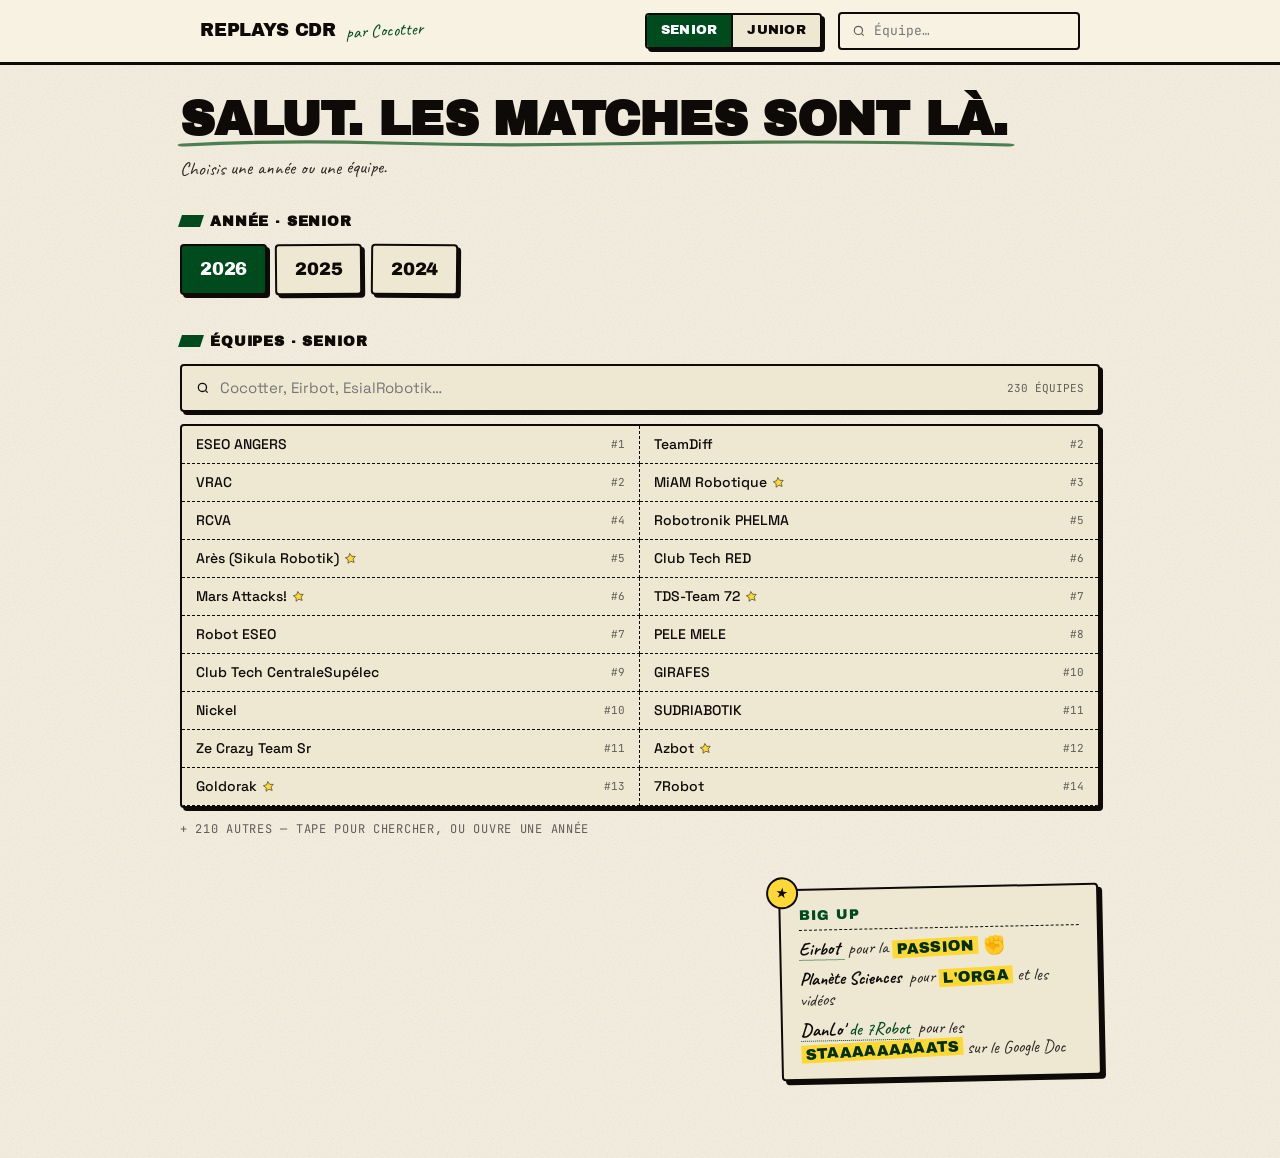
<file: site/index.html>
<!DOCTYPE html>
<html lang="fr">
<head>
  <meta charset="utf-8">
  <meta name="viewport" content="width=device-width, initial-scale=1">
  <title>CDR · Replay — Coupe de France de Robotique</title>
  <link rel="stylesheet" href="assets/style.css">
  <link rel="preconnect" href="https://fonts.googleapis.com">
  <link rel="preconnect" href="https://fonts.gstatic.com" crossorigin>
  <link href="https://fonts.googleapis.com/css2?family=Archivo+Black&family=Caveat:wght@500;600;700&family=JetBrains+Mono:wght@400;500;600;700&family=Space+Grotesk:wght@400;500;600;700&display=swap" rel="stylesheet">
</head>
<body>
<div class="app">
  <div id="hdr"></div>
  <main style="flex:1">
    <div class="container page">
      <h1 class="page__title page__title--marked">Salut. Les matches sont là.</h1>
      <p class="page__sub">Choisis une année ou une équipe.</p>

      <div class="block">
        <h2 class="block__title" id="yearsTitle">Année</h2>
        <div class="year-row" id="years"></div>
      </div>

      <div class="block">
        <h2 class="block__title" id="teamsTitle">Équipes</h2>
        <div class="inline-search">
          <svg width="14" height="14" viewBox="0 0 24 24" fill="none" stroke="currentColor" stroke-width="2.2" style="color:var(--ink)"><circle cx="11" cy="11" r="7"/><path d="m20 20-3.5-3.5"/></svg>
          <input id="q" type="text" placeholder="Cocotter, Eirbot, EsialRobotik…" autocomplete="off">
          <span class="inline-search__count" id="count"></span>
        </div>
        <div class="team-list" id="teamlist"></div>
        <p id="more" style="margin-top:12px;font-family:var(--mono);font-size:12px;color:var(--muted);text-transform:uppercase;letter-spacing:.06em"></p>
      </div>

      <aside class="thanks" id="thanks" style="display:none">
        <div class="thanks__title">Big up</div>
        <ul class="thanks__list">
          <li><a class="thanks__link" href="team.html?team=Eirbot"><span class="thanks__who">Eirbot</span></a> <span class="thanks__what">pour la <em>passion</em> ✊</span></li>
          <li><span class="thanks__who">Planète Sciences</span> <span class="thanks__what">pour <em>l'orga</em> et les vidéos</span></li>
          <li><a class="thanks__link" href="team.html?team=7Robot"><span class="thanks__who">DanLo' <span class="thanks__org">de 7Robot</span></span></a> <span class="thanks__what">pour les <em>STAAAAAAAAATS</em> sur le Google Doc</span></li>
        </ul>
      </aside>
    </div>
  </main>
</div>

<script src="assets/app.js"></script>
<script>
mountHeader();
let TEAMS = [], LEGENDS = new Set(), RANKS = {};
document.getElementById("yearsTitle").textContent = `Année · ${catLabel(CAT)}`;
document.getElementById("teamsTitle").textContent = `Équipes · ${catLabel(CAT)}`;
if (CAT === "senior") document.getElementById("thanks").style.display = "block";

(async () => {
  const d = await fetchJSON("data/index.json");
  // Years: union of parsed videos + years with standings (senior only)
  const treeYears = Object.keys(d.tree[CAT] || {});
  const standingsYears = CAT === "senior" ? ["2024", "2025", "2026"] : [];
  const years = [...new Set([...treeYears, ...standingsYears])].sort().reverse();
  document.getElementById("years").innerHTML = years.map((y, i) =>
    `<a class="year-btn${i === 0 ? " is-current" : ""}" href="year.html?c=${CAT}&y=${y}">${y}</a>`).join("");

  // Pull Legends + most-recent rank from standings (and add sheet-only teams)
  const SHEET_TEAMS = new Map();    // key -> {name, city}
  for (const y of years.slice().reverse()) {            // oldest first so newest rank wins
    const m = await loadStandings(CAT, y);
    if (!m) continue;
    for (const t of Object.values(m)) {
      const k = teamKey(t.name);
      if (t.type === "legends") LEGENDS.add(k);
      if (t.rank) RANKS[k] = { year: y, rank: t.rank };
      if (!SHEET_TEAMS.has(k)) SHEET_TEAMS.set(k, { name: t.name });
    }
  }

  // Team list: video teams in cat, augmented with sheet-only teams (with their official name).
  const fromVideo = d.teams.filter((t) => t.cat === CAT);
  const knownKeys = new Set(fromVideo.map((t) => teamKey(t.name)));
  const extras = [...SHEET_TEAMS.values()].filter((t) => !knownKeys.has(teamKey(t.name)))
    .map((t) => ({ name: t.name, city: null, cat: CAT, us: isUs(t.name) }));
  // Drop OCR junk (1-2 char names, no rank, no sheet match)
  TEAMS = [...fromVideo, ...extras].filter((t) => {
    const k = teamKey(t.name);
    return k.length >= 3 || RANKS[k];
  });

  const input = document.getElementById("q");
  const q0 = qs("q");
  if (q0) input.value = q0;
  render();
  input.addEventListener("input", render);
})();

function render() {
  const q = document.getElementById("q").value.trim().toLowerCase();
  const filtered = (q
    ? TEAMS.filter((t) => t.name.toLowerCase().includes(q) || (t.city || "").toLowerCase().includes(q))
    : TEAMS.slice())
    .sort((a, b) => {                 // ranked teams first (by rank asc), then alphabetical
      const ra = (RANKS[teamKey(a.name)] || {}).rank, rb = (RANKS[teamKey(b.name)] || {}).rank;
      if (ra && rb) return ra - rb;
      if (ra) return -1;
      if (rb) return 1;
      return a.name.localeCompare(b.name);
    });
  const visible = filtered.slice(0, q ? 60 : 20);
  document.getElementById("count").textContent = `${filtered.length} équipes`;
  document.getElementById("teamlist").innerHTML = visible.map((t) => {
    const k = teamKey(t.name);
    return teamLinkHTML({ ...t, legend: LEGENDS.has(k), rank: (RANKS[k] && RANKS[k].rank) || null });
  }).join("") || `<div style="padding:14px;font-family:var(--hand);font-size:18px;color:var(--muted)">Rien trouvé. Try again ?</div>`;
  document.getElementById("more").textContent = (!q && filtered.length > visible.length)
    ? `+ ${filtered.length - visible.length} autres — tape pour chercher, ou ouvre une année` : "";
}
</script>
</body>
</html>
</file>
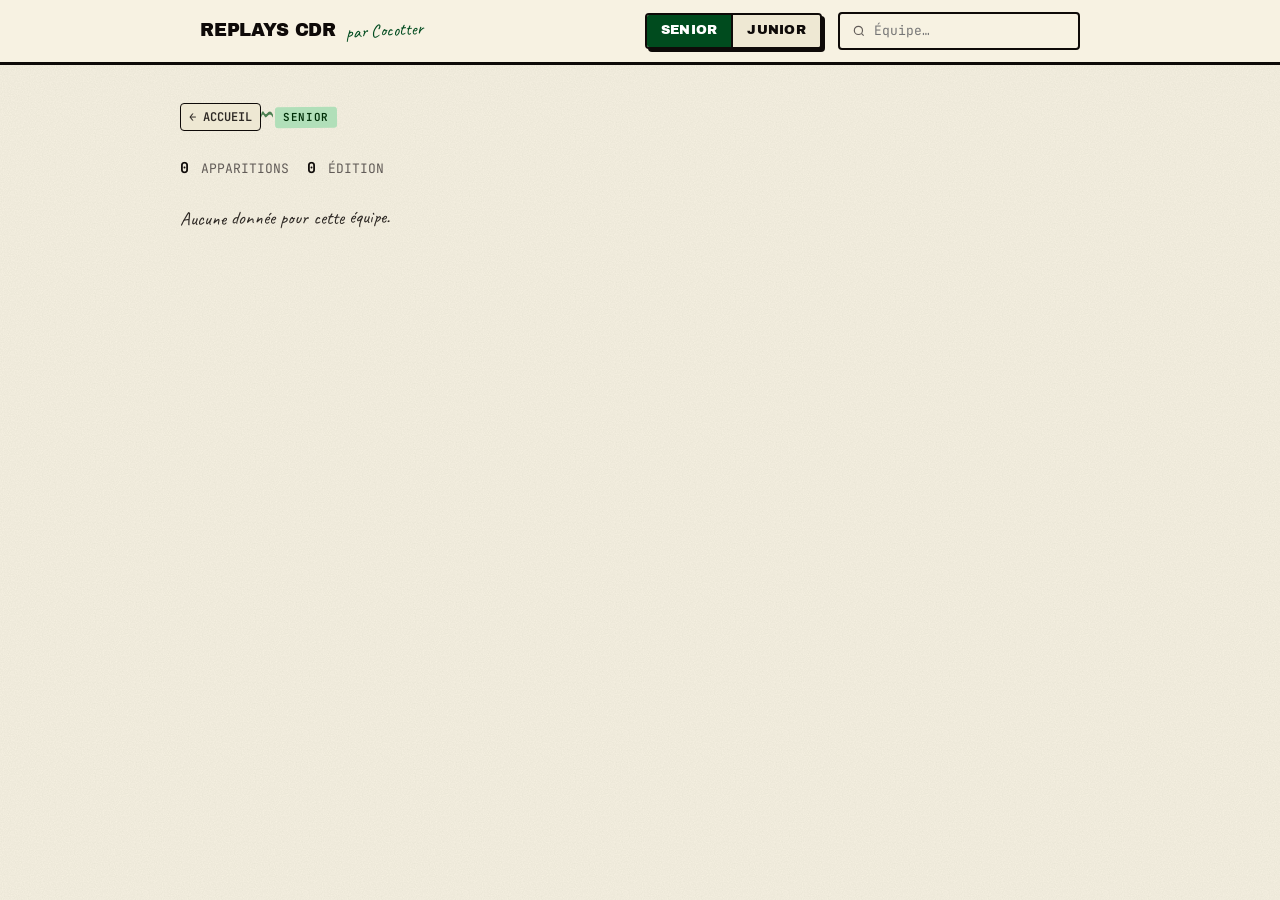
<file: site/team.html>
<!DOCTYPE html>
<html lang="fr">
<head>
  <meta charset="utf-8">
  <meta name="viewport" content="width=device-width, initial-scale=1">
  <title>CDR · Replay</title>
  <link rel="stylesheet" href="assets/style.css">
  <link rel="preconnect" href="https://fonts.googleapis.com">
  <link rel="preconnect" href="https://fonts.gstatic.com" crossorigin>
  <link href="https://fonts.googleapis.com/css2?family=Archivo+Black&family=Caveat:wght@500;600;700&family=JetBrains+Mono:wght@400;500;600;700&family=Space+Grotesk:wght@400;500;600;700&display=swap" rel="stylesheet">
  <style>
    .palmares { display: grid; gap: 18px; margin-bottom: 24px; }
    .palmares__year { background: var(--paper); border: 2.5px solid var(--ink); border-radius: var(--radius);
      box-shadow: 3px 3px 0 var(--ink); padding: 14px 16px; }
    .palmares__head { display: flex; flex-wrap: wrap; align-items: baseline; gap: 12px;
      font-family: var(--display); text-transform: uppercase; margin-bottom: 8px; }
    .palmares__year .y { font-size: 22px; background: var(--fir); color: white; padding: 1px 10px;
      border-radius: var(--radius); transform: rotate(-1deg); display: inline-block; }
    .palmares__rank { font-size: 16px; color: var(--fir-dk); }
    .palmares__vd { font-family: var(--mono); font-size: 13px; color: var(--muted); }
    .palmares__total { font-family: var(--mono); font-size: 13px; color: var(--ink); margin-left: auto; }
    .palmares__row { display: flex; gap: 14px; flex-wrap: wrap; font-family: var(--mono);
      font-size: 12px; color: var(--ink-2); margin-top: 6px; }
    .palmares__row span { white-space: nowrap; }
    .palmares__row b { color: var(--fir-dk); font-weight: 700; }
    .palmares__phases { margin-top: 6px; padding-top: 8px; border-top: 1.5px dashed var(--ink);
      display: flex; gap: 12px; flex-wrap: wrap; font-family: var(--mono); font-size: 12px;
      text-transform: uppercase; letter-spacing: 0.04em; }
    .palmares__phases span b { color: var(--fir); }
  </style>
</head>
<body>
<div class="app">
  <div id="hdr"></div>
  <main style="flex:1">
    <div class="container page" id="page"></div>
  </main>
</div>

<script src="assets/app.js"></script>
<script>
mountHeader();
const team = qs("team");
const mode = (arr) => { const c = {}; let best = null, bn = 0; arr.forEach((x) => { if (!x) return; c[x] = (c[x] || 0) + 1; if (c[x] > bn) { bn = c[x]; best = x; } }); return best; };
const PHASES = [["huitiemes","1/8"],["quarts","1/4"],["semi","1/2"],["petite_finale","Petite"],["finale_1","Finale 1"],["finale_2","Finale 2"],["finale_3","Finale 3"]];

(async () => {
  const teamsJson = await fetchJSON("data/teams.json");
  // Match by normalized name in case of apostrophe variants (Coc'otter vs coc'otter).
  const key = teamKey(team);
  const matchName = Object.keys(teamsJson).find((n) => teamKey(n) === key) || team;
  const apps = teamsJson[matchName] || [];
  document.title = `CDR · ${matchName}`;

  // City/country = modal across appearances (video data).
  const city = mode(apps.map((a) => a.city));
  const country = mode(apps.map((a) => a.country));
  const cat = mode(apps.map((a) => a.category)) || "senior";
  const years = [...new Set(apps.map((a) => a.year))].sort((a, b) => b - a);
  const us = isUs(matchName);

  // Pull per-year standings for this team (cat-scoped).
  const allYears = [2024, 2025, 2026];
  const standings = {};
  let anyLegend = false;
  for (const y of allYears) {
    const m = await loadStandings(cat, y);
    if (m && m[key]) {
      standings[y] = m[key];
      if (m[key].type === "legends") anyLegend = true;
    }
  }
  const yearsAll = [...new Set([...years, ...Object.keys(standings).map(Number)])].sort((a, b) => b - a);

  // Aggregated stats (prefer standings totals; fall back to video appearance count)
  const totals = Object.values(standings).reduce((a, s) => ({
    matches: a.matches + (s.matches || 0), wins: a.wins + (s.wins || 0), losses: a.losses + (s.losses || 0),
  }), { matches: 0, wins: 0, losses: 0 });
  const haveStats = totals.matches > 0;

  let html = `
    <a class="back" href="index.html">← Accueil</a>
    <h1 class="page__title page__title--marked">
      ${esc(matchName)}${anyLegend ? legendMark() : ""}${us ? '<span class="is-us-badge">c&rsquo;est nous</span>' : ""}
    </h1>
    <p class="page__sub">
      ${[city, country].filter(Boolean).map(esc).join(", ")}
      <span class="cat-pill cat-pill--${cat}">${catLabel(cat)}</span>
    </p>
    <div class="team-stats">
      ${haveStats ? `<span><strong>${totals.matches}</strong> matches</span>
        <span><strong>${totals.wins}V</strong> – ${totals.losses}D</span>` :
        `<span><strong>${apps.length}</strong> apparitions</span>`}
      <span><strong>${yearsAll.length}</strong> édition${yearsAll.length > 1 ? "s" : ""}</span>
    </div>`;

  // Palmarès (sheet-based) per year
  if (Object.keys(standings).length) {
    html += `<h2 class="block__title">Palmarès</h2><div class="palmares">`;
    for (const y of allYears.slice().reverse()) {
      const s = standings[y]; if (!s) continue;
      const phases = PHASES.filter(([k]) => s.phases && s.phases[k] != null);
      html += `<div class="palmares__year">
        <div class="palmares__head">
          <span class="y">${y}</span>
          ${s.rank ? `<span class="palmares__rank">#${s.rank}</span>` : ""}
          ${s.wins != null ? `<span class="palmares__vd">${s.wins}V – ${s.losses}D${s.draws ? ` – ${s.draws}N` : ""}</span>` : ""}
          ${s.type === "legends" ? legendMark() : ""}
          ${s.score_total != null ? `<span class="palmares__total">${s.score_total} pts</span>` : ""}
        </div>
        <div class="palmares__row">
          ${(s.scores || []).map((sc, i) => sc != null ? `<span>S${i + 1} <b>${sc}</b></span>` : "").join("")}
          ${s.score_avg != null ? `<span style="margin-left:auto">moy. <b>${s.score_avg}</b></span>` : ""}
        </div>
        ${phases.length ? `<div class="palmares__phases">
          ${phases.map(([k, lab]) => `<span>${lab} <b>${s.phases[k]}</b></span>`).join("")}
        </div>` : ""}
      </div>`;
    }
    html += `</div>`;
  }

  // Match list per year (video data) — load each series JSON to read joined scores.
  const seriesCache = {};
  async function loadSeries(slug) {
    return seriesCache[slug] || (seriesCache[slug] = await fetchJSON(`data/series/${slug}.json`).catch(() => null));
  }
  for (const y of years) {
    const yApps = apps.filter((a) => a.year === y);
    const rows = await Promise.all(yApps.map(async (a) => {
      const goLink = `match.html?s=${a.slug}&i=${a.mi}`;
      const no = isFinale(a.series) ? "F" : "S" + a.series;
      // Pull the full match (with scores, if joined) from its series file.
      const ser = await loadSeries(a.slug);
      const m = (ser && ser.matches[a.mi]) || {};
      // Which side is "us"? Compare canonical names.
      const k = teamKey(matchName);
      const usSide = teamKey(m.team_yellow) === k ? "yellow"
                  : teamKey(m.team_blue) === k ? "blue" : null;
      const oppSide = usSide === "yellow" ? "blue" : usSide === "blue" ? "yellow" : null;
      const usCls = isUs(matchName) ? "is-us" : (usSide ? sideClass(m, usSide) : "");
      const oppCls = oppSide ? sideClass(m, oppSide) : "";
      return `<div class="match-row" onclick="location.href='${goLink}'" role="link" tabindex="0">
        <a class="match-row__no" href="${goLink}" onclick="event.stopPropagation()">${no}</a>
        <span class="match-row__teams">
          <span class="tm${usCls ? " " + usCls : ""}">${teamLinkText(matchName)}</span>
          <span class="vs">vs</span>
          <span class="tm${oppCls ? " " + oppCls : ""}">${teamLinkText(a.opponent)}</span>
          <span class="year-tag">${a.category === "junior" ? "JR" : "SR"}</span>
        </span>
        <a class="match-row__score" href="${goLink}" onclick="event.stopPropagation()">${scoreCell(m)}</a>
        <a class="match-row__dur" href="${goLink}" onclick="event.stopPropagation()">${fmt(a.t_start)}</a>
      </div>`;
    }));
    if (rows.length) html += `<div class="year-section"><a class="year-section__year" href="year.html?c=${cat}&y=${y}">${y}</a><div class="match-list">${rows.join("")}</div></div>`;
  }
  if (!apps.length && !Object.keys(standings).length) {
    html += `<p class="page__sub">Aucune donnée pour cette équipe.</p>`;
  }
  document.getElementById("page").innerHTML = html;
})().catch((e) => {
  console.error(e);
  document.getElementById("page").innerHTML = `<a class="back" href="index.html">← Accueil</a><h1 class="page__title">Erreur</h1>`;
});
</script>
</body>
</html>
</file>
<file: site/assets/style.css>
/* ============================================================
   CDR REPLAY — Rob'OtteR · style zine / DIY, vert sapin
============================================================ */
:root {
  --bg: oklch(96% 0.022 92);            /* cream paper */
  --paper: oklch(93% 0.028 92);
  --paper-2: oklch(89% 0.032 92);
  --ink: oklch(15% 0.008 60);           /* near-black */
  --ink-2: oklch(28% 0.01 60);
  --muted: oklch(48% 0.01 60);

  --fir: oklch(36% 0.10 150);           /* vert sapin */
  --fir-dk: oklch(26% 0.09 150);
  --fir-lt: oklch(56% 0.14 145);
  --fir-soft: oklch(86% 0.07 150);

  --senior: oklch(36% 0.10 150);
  --junior: oklch(40% 0.15 250);
  --finale: oklch(56% 0.18 35);
  --yellow: oklch(89% 0.17 95);
  --pink: oklch(72% 0.20 0);

  --sans: "Space Grotesk", system-ui, sans-serif;
  --display: "Archivo Black", "Anton", "Space Grotesk", sans-serif;
  --hand: "Caveat", "Comic Sans MS", cursive;
  --mono: "JetBrains Mono", ui-monospace, monospace;

  --radius: 4px;
  --max-w: 920px;
}

[data-theme="dark"] {
  --bg: oklch(18% 0.01 60);
  --paper: oklch(22% 0.012 60);
  --paper-2: oklch(26% 0.014 60);
  --ink: oklch(96% 0.02 92);
  --ink-2: oklch(82% 0.018 92);
  --muted: oklch(60% 0.014 60);
  --fir: oklch(62% 0.14 150);
  --fir-dk: oklch(50% 0.13 150);
  --fir-lt: oklch(72% 0.16 145);
  --fir-soft: oklch(30% 0.08 150);
}

* { box-sizing: border-box; }
html, body { margin: 0; padding: 0; }
body {
  background: var(--bg);
  /* paper grain */
  background-image:
    url("data:image/svg+xml;utf8,<svg xmlns='http://www.w3.org/2000/svg' width='160' height='160'><filter id='n'><feTurbulence type='fractalNoise' baseFrequency='0.85' numOctaves='2' stitchTiles='stitch'/><feColorMatrix values='0 0 0 0 0  0 0 0 0 0  0 0 0 0 0  0 0 0 0.06 0'/></filter><rect width='100%25' height='100%25' filter='url(%23n)'/></svg>");
  color: var(--ink);
  font-family: var(--sans);
  font-size: 15px;
  line-height: 1.5;
  -webkit-font-smoothing: antialiased;
}
a { color: inherit; text-decoration: none; }
button { font: inherit; cursor: pointer; background: none; border: none; color: inherit; padding: 0; }
input { font: inherit; color: inherit; }
.mono { font-family: var(--mono); }
.hand { font-family: var(--hand); }

.app { min-height: 100vh; display: flex; flex-direction: column; }
.container {
  width: 100%;
  max-width: var(--max-w);
  margin: 0 auto;
  padding: 0 20px;
}

/* ============================================================
   HEADER
============================================================ */
.site-header {
  border-bottom: 3px solid var(--ink);
  background: var(--bg);
}
.site-header__inner {
  display: flex;
  align-items: center;
  gap: 16px;
  padding: 12px 20px;
  max-width: var(--max-w);
  margin: 0 auto;
}
.brand {
  display: flex;
  align-items: center;
  gap: 10px;
  font-family: var(--display);
  font-size: 18px;
  letter-spacing: -0.01em;
  text-transform: uppercase;
}
.brand__bot {
  width: 52px; height: 50px;
  flex-shrink: 0;
  transition: transform 200ms ease;
}
.brand:hover .brand__bot {
  transform: rotate(-10deg) scale(1.05);
}
.brand small {
  font-family: var(--hand);
  font-size: 18px;
  color: var(--fir);
  font-weight: 400;
  text-transform: none;
  letter-spacing: 0;
  margin-left: 4px;
  display: inline-block;
  transform: rotate(-3deg);
}
.search {
  display: flex;
  align-items: center;
  gap: 6px;
  padding: 6px 12px;
  border: 2px solid var(--ink);
  border-radius: var(--radius);
  background: var(--bg);
  min-width: 180px;
  font-family: var(--mono);
  transition: background 120ms;
}

/* ============================================================
   CATEGORY SWITCH
============================================================ */
.cat-switch {
  display: inline-flex;
  border: 2.5px solid var(--ink);
  border-radius: var(--radius);
  background: var(--paper);
  box-shadow: 3px 3px 0 var(--ink);
  overflow: hidden;
  margin-left: auto;
}
.cat-switch__btn {
  font-family: var(--display);
  text-transform: uppercase;
  letter-spacing: 0.02em;
  padding: 6px 14px;
  font-size: 13px;
  color: var(--ink);
  transition: background 120ms;
  border-right: 2px solid var(--ink);
  background: var(--paper);
}
.cat-switch__btn:last-child { border-right: none; }
.cat-switch__btn:hover { background: var(--yellow); }
.cat-switch__btn.is-active {
  background: var(--fir);
  color: white;
}
.cat-switch--lg { margin-left: 0; }
.cat-switch--lg .cat-switch__btn {
  padding: 14px 28px;
  font-size: 22px;
}
.search:focus-within { background: var(--yellow); }
.search input {
  border: none; outline: none; background: none;
  font-size: 13px; flex: 1; min-width: 0;
  font-family: var(--mono);
}

/* ============================================================
   PAGE
============================================================ */
.page { padding: 32px 0 80px; }

.page__title {
  font-family: var(--display);
  font-size: clamp(32px, 5vw, 48px);
  font-weight: 900;
  line-height: 0.95;
  letter-spacing: -0.015em;
  text-transform: uppercase;
  margin: 0 0 8px;
  position: relative;
  display: inline-block;
}
/* marker squiggle underline */
.page__title--marked::after {
  content: '';
  position: absolute;
  left: -4px; right: -8px; bottom: -6px;
  height: 10px;
  background: url("data:image/svg+xml;utf8,<svg xmlns='http://www.w3.org/2000/svg' viewBox='0 0 200 10' preserveAspectRatio='none'><path d='M 2 7 Q 25 2, 50 5 T 100 6 T 150 4 T 198 7' stroke='%23306d3a' stroke-width='3.2' fill='none' stroke-linecap='round'/></svg>") no-repeat center/100% 100%;
  z-index: -1;
  opacity: 0.85;
  pointer-events: none;
}
.page__sub {
  font-family: var(--hand);
  font-size: 19px;
  color: var(--ink-2);
  margin: 4px 0 28px;
  transform: rotate(-0.5deg);
  display: inline-block;
}
.back {
  display: inline-flex;
  align-items: center;
  gap: 6px;
  font-family: var(--mono);
  font-size: 12px;
  color: var(--ink-2);
  margin-bottom: 16px;
  padding: 4px 8px;
  background: var(--paper);
  border: 1.5px solid var(--ink);
  border-radius: var(--radius);
  text-transform: uppercase;
  font-weight: 600;
}
.back:hover { background: var(--yellow); }

/* ============================================================
   BLOCKS
============================================================ */
.block { margin-bottom: 36px; }
.block__title {
  font-family: var(--display);
  font-size: 14px;
  color: var(--ink);
  text-transform: uppercase;
  letter-spacing: 0.06em;
  margin: 0 0 12px;
  display: inline-flex;
  align-items: center;
  gap: 8px;
}
.block__title::before {
  content: '';
  width: 22px; height: 12px;
  background: var(--fir);
  display: inline-block;
  transform: skewX(-18deg);
}

/* ============================================================
   YEARS
============================================================ */
.year-row {
  display: flex;
  gap: 8px;
  flex-wrap: wrap;
}
.year-btn {
  padding: 10px 18px;
  border: 2.5px solid var(--ink);
  border-radius: var(--radius);
  background: var(--paper);
  font-family: var(--display);
  font-size: 18px;
  font-variant-numeric: tabular-nums;
  letter-spacing: -0.01em;
  transition: transform 120ms, box-shadow 120ms;
  box-shadow: 3px 3px 0 var(--ink);
}
.year-btn:nth-child(2n) { transform: rotate(-0.5deg); }
.year-btn:nth-child(3n) { transform: rotate(0.5deg); }
.year-btn:hover {
  transform: translate(-1px, -1px) rotate(0);
  box-shadow: 4px 4px 0 var(--ink);
  background: var(--yellow);
}
.year-btn.is-current {
  background: var(--fir);
  color: white;
  border-color: var(--ink);
}
.year-btn.is-current:hover { background: var(--fir-dk); }

/* ============================================================
   TABS (Senior / Junior)
============================================================ */
.tabs {
  display: flex;
  gap: 0;
  margin: 8px 0 20px;
  border-bottom: 3px solid var(--ink);
}
.tab {
  padding: 8px 18px;
  font-family: var(--display);
  font-size: 15px;
  text-transform: uppercase;
  color: var(--muted);
  display: flex;
  align-items: center;
  gap: 8px;
  border: 2.5px solid transparent;
  border-bottom: none;
  margin-bottom: -3px;
  background: transparent;
}
.tab:hover { color: var(--ink); }
.tab.is-active {
  color: var(--ink);
  background: var(--paper);
  border-color: var(--ink);
  border-radius: var(--radius) var(--radius) 0 0;
}
.tab__count {
  font-family: var(--mono);
  font-size: 11px;
  color: var(--muted);
  font-weight: 400;
}

/* ============================================================
   SERIES CARDS
============================================================ */
.series-grid {
  display: grid;
  grid-template-columns: repeat(3, 1fr);
  gap: 10px;
}
.series-link {
  padding: 16px;
  border: 2.5px solid var(--ink);
  border-radius: var(--radius);
  background: var(--paper);
  transition: transform 120ms, box-shadow 120ms;
  box-shadow: 3px 3px 0 var(--ink);
  position: relative;
}
.series-link:nth-child(1) { transform: rotate(-0.4deg); }
.series-link:nth-child(2) { transform: rotate(0.3deg); }
.series-link:nth-child(3) { transform: rotate(-0.2deg); }
.series-link:nth-child(4) { transform: rotate(0.5deg); }
.series-link:nth-child(5) { transform: rotate(-0.3deg); }
.series-link:hover {
  transform: translate(-1px, -1px) rotate(0);
  box-shadow: 5px 5px 0 var(--ink);
  background: var(--yellow);
}
.series-link__name {
  font-family: var(--display);
  font-size: 18px;
  text-transform: uppercase;
  margin-bottom: 2px;
}
.series-link__count {
  font-family: var(--mono);
  font-size: 11px;
  color: var(--muted);
}
.series-link--finale {
  grid-column: span 3;
  background: var(--fir);
  color: white;
  border-color: var(--ink);
  transform: rotate(-0.3deg);
}
.series-link--finale .series-link__name { font-size: 22px; }
.series-link--finale .series-link__count { color: color-mix(in oklab, white 70%, transparent); }
.series-link--finale:hover { background: var(--fir-dk); }

/* ============================================================
   MATCH LIST
============================================================ */
.match-list {
  border: 2.5px solid var(--ink);
  border-radius: var(--radius);
  overflow: hidden;
  background: var(--paper);
  box-shadow: 3px 3px 0 var(--ink);
}
.match-row {
  display: grid;
  grid-template-columns: 42px 1fr auto 60px;
  align-items: center;
  gap: 12px;
  padding: 9px 14px;
  border-bottom: 1.5px dashed var(--ink);
  font-size: 14px;
  transition: background 100ms;
}
.match-row:last-child { border-bottom: none; }
.match-row:hover { background: var(--yellow); }
.match-row__no {
  font-family: var(--mono);
  font-size: 11px;
  color: var(--muted);
  font-weight: 600;
  text-transform: uppercase;
}
.match-row__teams {
  display: flex;
  align-items: center;
  gap: 8px;
  min-width: 0;
}
.match-row { cursor: pointer; }
.match-row__teams .tm { min-width: 0; }
.match-row__teams .tm.winner .team-link-text { color: var(--ink); font-weight: 600; }
.match-row__teams .tm.loser .team-link-text { color: var(--muted); }

/* Clickable team link in lists & match page — inline, underlines on hover */
.team-link-text {
  position: relative;
  border-bottom: 1.5px dotted transparent;
  transition: border-color 120ms, background 120ms;
  white-space: nowrap;
  overflow: hidden;
  text-overflow: ellipsis;
  display: inline-block;
  max-width: 100%;
  vertical-align: bottom;
}
.team-link-text:hover {
  border-bottom-color: var(--fir);
  background: var(--yellow);
}
.match-row__no, .match-row__score, .match-row__dur { cursor: pointer; }
.match-row__teams .vs {
  font-family: var(--mono);
  font-size: 10px;
  color: var(--muted);
  text-transform: uppercase;
  flex-shrink: 0;
}
.match-row__teams .year-tag {
  font-family: var(--mono);
  font-size: 10px;
  color: var(--muted);
  margin-left: auto;
  padding-right: 8px;
  text-transform: uppercase;
}
.match-row__score {
  font-family: var(--mono);
  font-size: 13px;
  font-variant-numeric: tabular-nums;
  color: var(--ink-2);
  white-space: nowrap;
  font-weight: 600;
}
.match-row__score .w { color: var(--fir); font-weight: 700; }
.match-row__score__sep { margin: 0 3px; color: var(--muted); font-weight: 400; }
.match-row__dur {
  font-family: var(--mono);
  font-size: 11px;
  color: var(--muted);
  text-align: right;
}

/* highlight our team */
.match-row__teams .tm.is-us .team-link-text {
  background: var(--fir);
  color: white;
  padding: 1px 6px;
  border-radius: 3px;
  font-weight: 700;
}
.match-row__teams .tm.is-us .team-link-text:hover {
  background: var(--fir-dk);
  border-bottom-color: transparent;
}
.match-head__teams .is-us-name .team-link-text {
  background: var(--fir);
  color: white;
  padding: 2px 10px;
  border-radius: 3px;
}
.match-head__teams .is-us-name .team-link-text:hover { background: var(--fir-dk); }

/* ============================================================
   TEAM LIST (home / search)
============================================================ */
.team-list {
  display: grid;
  grid-template-columns: 1fr 1fr;
  gap: 0;
  border: 2.5px solid var(--ink);
  border-radius: var(--radius);
  overflow: hidden;
  box-shadow: 3px 3px 0 var(--ink);
  background: var(--paper);
}
.team-link {
  padding: 8px 14px;
  display: flex;
  justify-content: space-between;
  align-items: center;
  gap: 8px;
  font-size: 14px;
  border-bottom: 1px dashed var(--ink);
  border-right: 1px dashed var(--ink);
  transition: background 100ms;
  min-width: 0;
}
.team-link:nth-child(2n) { border-right: none; }
.team-link:hover { background: var(--yellow); }
.team-link__name {
  font-weight: 500;
  white-space: nowrap;
  overflow: hidden;
  text-overflow: ellipsis;
  min-width: 0;
  flex: 0 1 auto;
}
.team-link > .legend-mark {
  margin-left: -2px;
  margin-right: auto;
  flex-shrink: 0;
}
.team-link > .legend-mark svg { width: 14px; height: 14px; }
.team-link__city {
  font-family: var(--mono);
  font-size: 11px;
  color: var(--muted);
  flex-shrink: 0;
}
.team-link__cat {
  font-family: var(--mono);
  font-size: 9px;
  text-transform: uppercase;
  letter-spacing: 0.06em;
  padding: 1px 5px;
  border-radius: 2px;
  margin-left: 6px;
}
.team-link__cat--senior { background: var(--fir-soft); color: var(--fir-dk); }
.team-link__cat--junior { background: color-mix(in oklab, var(--junior) 14%, transparent); color: var(--junior); }

.team-link.is-us { background: var(--fir); color: white; }
.team-link.is-us .team-link__city { color: color-mix(in oklab, white 75%, transparent); }
.team-link.is-us .team-link__cat { background: rgba(0,0,0,0.25); color: white; }
.team-link.is-us:hover { background: var(--fir-dk); }

/* Inline search (home) */
.inline-search {
  display: flex;
  align-items: center;
  gap: 8px;
  padding: 10px 14px;
  border: 2.5px solid var(--ink);
  border-radius: var(--radius);
  background: var(--paper);
  margin-bottom: 12px;
  box-shadow: 3px 3px 0 var(--ink);
  transition: background 120ms;
}
.inline-search:focus-within { background: var(--yellow); }
.inline-search input {
  border: none; outline: none; background: none;
  font-size: 15px;
  flex: 1;
  font-family: var(--sans);
}
.inline-search__count {
  font-family: var(--mono);
  font-size: 11px;
  color: var(--muted);
  text-transform: uppercase;
}

.see-more {
  display: inline-block;
  margin-top: 12px;
  font-family: var(--mono);
  font-size: 12px;
  color: var(--ink);
  padding: 4px 10px;
  border: 1.5px dashed var(--ink);
  border-radius: var(--radius);
  text-transform: uppercase;
  font-weight: 600;
}
.see-more:hover { background: var(--yellow); }

/* ============================================================
   MATCH PAGE
============================================================ */
.player {
  position: relative;
  aspect-ratio: 16/9;
  background: black;
  border: 2.5px solid var(--ink);
  border-radius: var(--radius);
  overflow: hidden;
  margin-bottom: 16px;
  box-shadow: 4px 4px 0 var(--ink);
}
.player iframe { width: 100%; height: 100%; border: 0; }

.match-head {
  display: flex;
  justify-content: space-between;
  align-items: baseline;
  gap: 12px;
  margin: 8px 0 16px;
  flex-wrap: wrap;
}
.match-head__teams {
  font-family: var(--display);
  font-size: 26px;
  text-transform: uppercase;
  letter-spacing: -0.01em;
  line-height: 1;
}
.match-head__teams .vs {
  font-family: var(--hand);
  font-weight: 400;
  color: var(--fir);
  margin: 0 8px;
  font-size: 28px;
  text-transform: none;
  display: inline-block;
  transform: rotate(-4deg);
}
.match-head__teams .winner-name {}
.match-head__teams .loser-name { color: var(--muted); }
.match-head__score {
  font-family: var(--mono);
  font-size: 24px;
  font-variant-numeric: tabular-nums;
  font-weight: 700;
  color: var(--ink-2);
  white-space: nowrap;
}
.match-head__score .w { color: var(--fir); }

.match-meta {
  display: flex;
  gap: 14px;
  flex-wrap: wrap;
  font-family: var(--mono);
  font-size: 12px;
  color: var(--muted);
  margin-bottom: 24px;
  text-transform: uppercase;
  letter-spacing: 0.04em;
}
.match-meta strong { color: var(--ink); font-weight: 600; }
.match-meta a { color: var(--fir-dk); border-bottom: 1.5px solid var(--fir); padding-bottom: 1px; font-weight: 600; }
.match-meta a:hover { background: var(--yellow); }

.prevnext {
  display: grid;
  grid-template-columns: 1fr 1fr;
  gap: 10px;
}
.prevnext a {
  display: block;
  padding: 10px 12px;
  border: 2.5px solid var(--ink);
  border-radius: var(--radius);
  background: var(--paper);
  box-shadow: 3px 3px 0 var(--ink);
  transition: transform 120ms, background 120ms;
}
.prevnext a:hover { transform: translate(-1px, -1px); background: var(--yellow); }
.prevnext__dir {
  font-family: var(--mono);
  font-size: 10px;
  color: var(--muted);
  text-transform: uppercase;
  letter-spacing: 0.08em;
  margin-bottom: 2px;
  font-weight: 600;
}
.prevnext__label { font-size: 13px; font-weight: 600; }
.prevnext a.next { text-align: right; }

/* ============================================================
   TEAM PAGE
============================================================ */
.team-stats {
  display: flex;
  gap: 18px;
  font-family: var(--mono);
  font-size: 13px;
  color: var(--muted);
  margin-bottom: 20px;
  flex-wrap: wrap;
  text-transform: uppercase;
}
.team-stats strong {
  color: var(--ink);
  font-weight: 700;
  font-size: 15px;
  margin-right: 4px;
}

.year-section { margin-bottom: 28px; }
.year-section__year {
  font-family: var(--display);
  font-size: 22px;
  margin-bottom: 8px;
  display: inline-block;
  padding: 1px 10px;
  background: var(--fir);
  color: white;
  border-radius: var(--radius);
  transform: rotate(-1deg);
  transition: background 120ms;
}
.year-section__year:hover { background: var(--fir-dk); }

.cat-pill {
  display: inline-block;
  font-family: var(--mono);
  font-size: 11px;
  text-transform: uppercase;
  letter-spacing: 0.06em;
  padding: 2px 8px;
  border-radius: 3px;
  margin-left: 6px;
  font-weight: 600;
}
.cat-pill--senior { background: var(--fir-soft); color: var(--fir-dk); }
.cat-pill--junior { background: color-mix(in oklab, var(--junior) 14%, transparent); color: var(--junior); }

.is-us-badge {
  display: inline-block;
  font-family: var(--hand);
  font-size: 22px;
  color: var(--fir);
  transform: rotate(-6deg);
  margin-left: 10px;
}

/* ============================================================
   LEGEND MARK
============================================================ */
.legend-mark {
  display: inline-flex;
  align-items: center;
  justify-content: center;
  margin-left: 5px;
  color: var(--yellow);
  vertical-align: -2px;
  flex-shrink: 0;
}
.legend-mark svg {
  display: block;
  transform: rotate(-8deg);
}
.page__title .legend-mark {
  margin-left: 10px;
  vertical-align: middle;
}
.page__title .legend-mark svg {
  width: 30px;
  height: 30px;
}
.team-link-text .legend-mark { margin-left: 4px; }
.team-link-text .legend-mark svg { width: 12px; height: 12px; }
.match-head__teams .legend-mark svg { width: 18px; height: 18px; }
.team-link__name .legend-mark svg { width: 13px; height: 13px; }
.team-link.is-us .legend-mark { color: var(--yellow); }

/* ============================================================
   THANKS BLOCK (home, bottom-right)
============================================================ */
.thanks {
  margin-top: 48px;
  margin-left: auto;
  max-width: 320px;
  padding: 14px 18px 16px;
  background: var(--paper);
  border: 2.5px solid var(--ink);
  border-radius: var(--radius);
  box-shadow: 4px 4px 0 var(--ink);
  transform: rotate(-1.2deg);
  font-family: var(--hand);
  display: block;
  position: relative;
}
.thanks::before {
  content: "★";
  position: absolute;
  top: -14px;
  left: -14px;
  width: 28px; height: 28px;
  background: var(--yellow);
  border: 2px solid var(--ink);
  border-radius: 50%;
  display: flex;
  align-items: center;
  justify-content: center;
  font-size: 14px;
  color: var(--ink);
  transform: rotate(8deg);
}
.thanks__title {
  font-family: var(--display);
  font-size: 14px;
  text-transform: uppercase;
  letter-spacing: 0.08em;
  color: var(--fir);
  margin-bottom: 8px;
  border-bottom: 1.5px dashed var(--ink);
  padding-bottom: 4px;
}
.thanks__list {
  margin: 0;
  padding: 0;
  list-style: none;
  display: flex;
  flex-direction: column;
  gap: 8px;
}
.thanks__list li {
  font-size: 18px;
  line-height: 1.2;
  color: var(--ink);
}
.thanks__who {
  font-weight: 700;
  color: var(--ink);
  display: inline;
  margin-right: 4px;
}
.thanks__org {
  font-weight: 500;
  color: var(--fir);
}
.thanks__link {
  display: inline;
  border-bottom: 1.5px dotted var(--fir);
  transition: background 120ms;
}
.thanks__link:hover {
  background: var(--yellow);
  border-bottom-color: var(--ink);
}
.thanks__what {
  color: var(--ink-2);
  display: inline;
}
.thanks__list em {
  font-style: normal;
  font-family: var(--display);
  font-size: 0.85em;
  letter-spacing: 0.02em;
  color: var(--fir-dk);
  background: var(--yellow);
  padding: 0 4px;
  text-transform: uppercase;
  display: inline-block;
  transform: rotate(-2deg);
}

@media (max-width: 720px) {
  .thanks {
    margin-left: 0;
    max-width: none;
    transform: rotate(-0.5deg);
  }
}
.footer {
  padding: 16px 20px;
  font-family: var(--mono);
  font-size: 11px;
  color: var(--muted);
  border-top: 2.5px solid var(--ink);
  margin-top: auto;
  text-align: center;
  text-transform: uppercase;
  letter-spacing: 0.06em;
}
.footer a { color: var(--fir); border-bottom: 1.5px solid var(--fir); }

/* ============================================================
   DENSITY
============================================================ */
[data-density="compact"] { font-size: 13px; }
[data-density="compact"] .match-row { padding: 6px 12px; }
[data-density="compact"] .page { padding: 22px 0 56px; }

/* ============================================================
   RESPONSIVE
============================================================ */
@media (max-width: 720px) {
  body { font-size: 14px; }
  .container { padding: 0 14px; }
  .page { padding: 18px 0 60px; }

  /* Header → stacked rows */
  .site-header__inner {
    flex-wrap: wrap;
    gap: 8px 12px;
    padding: 10px 14px;
  }
  .brand { font-size: 15px; }
  .brand small { font-size: 15px; margin-left: 2px; }
  .cat-switch { margin-left: auto; }
  .cat-switch__btn { padding: 5px 11px; font-size: 12px; }
  .search {
    order: 99; width: 100%; min-width: 0; flex: 1 1 100%;
  }

  .page__title { font-size: 30px; }
  .page__sub { font-size: 16px; }

  /* Big cat switch */
  .cat-switch--lg { width: 100%; display: flex; }
  .cat-switch--lg .cat-switch__btn { flex: 1; padding: 12px 0; font-size: 18px; }

  /* Year buttons */
  .year-btn { padding: 8px 14px; font-size: 16px; }

  /* Team list */
  .team-list { grid-template-columns: 1fr; }
  .team-link { border-right: none !important; padding: 9px 12px; }

  /* Series grid */
  .series-grid { grid-template-columns: repeat(2, 1fr); gap: 8px; }
  .series-link--finale { grid-column: span 2; }
  .series-link { padding: 12px; }
  .series-link__name { font-size: 16px; }
  .series-link--finale .series-link__name { font-size: 18px; }

  /* Match rows */
  .match-row {
    grid-template-columns: 38px 1fr auto;
    gap: 8px;
    padding: 9px 11px;
  }
  .match-row__dur { display: none; }
  .match-row__teams { flex-wrap: wrap; gap: 4px 8px; }
  .match-row__teams .vs { font-size: 9px; }

  /* Match page */
  .match-head__teams { font-size: 18px; line-height: 1.1; }
  .match-head__teams .vs { font-size: 22px; margin: 0 4px; }
  .match-head__score { font-size: 20px; }
  .match-meta { font-size: 11px; gap: 8px 14px; }

  /* Prev/Next */
  .prevnext { grid-template-columns: 1fr; gap: 8px; }
  .prevnext a { padding: 8px 10px; }
  .prevnext__label { font-size: 12px; }

  /* Team page stats */
  .team-stats { font-size: 12px; gap: 12px; }
  .team-stats strong { font-size: 14px; }
  .year-section__year { font-size: 18px; }
  .is-us-badge { font-size: 18px; margin-left: 6px; }
}

@media (max-width: 420px) {
  .brand { gap: 6px; }
  .brand small { display: none; }
  .page__title { font-size: 26px; }
  .cat-switch__btn { padding: 5px 9px; font-size: 11px; }
}
</file>
